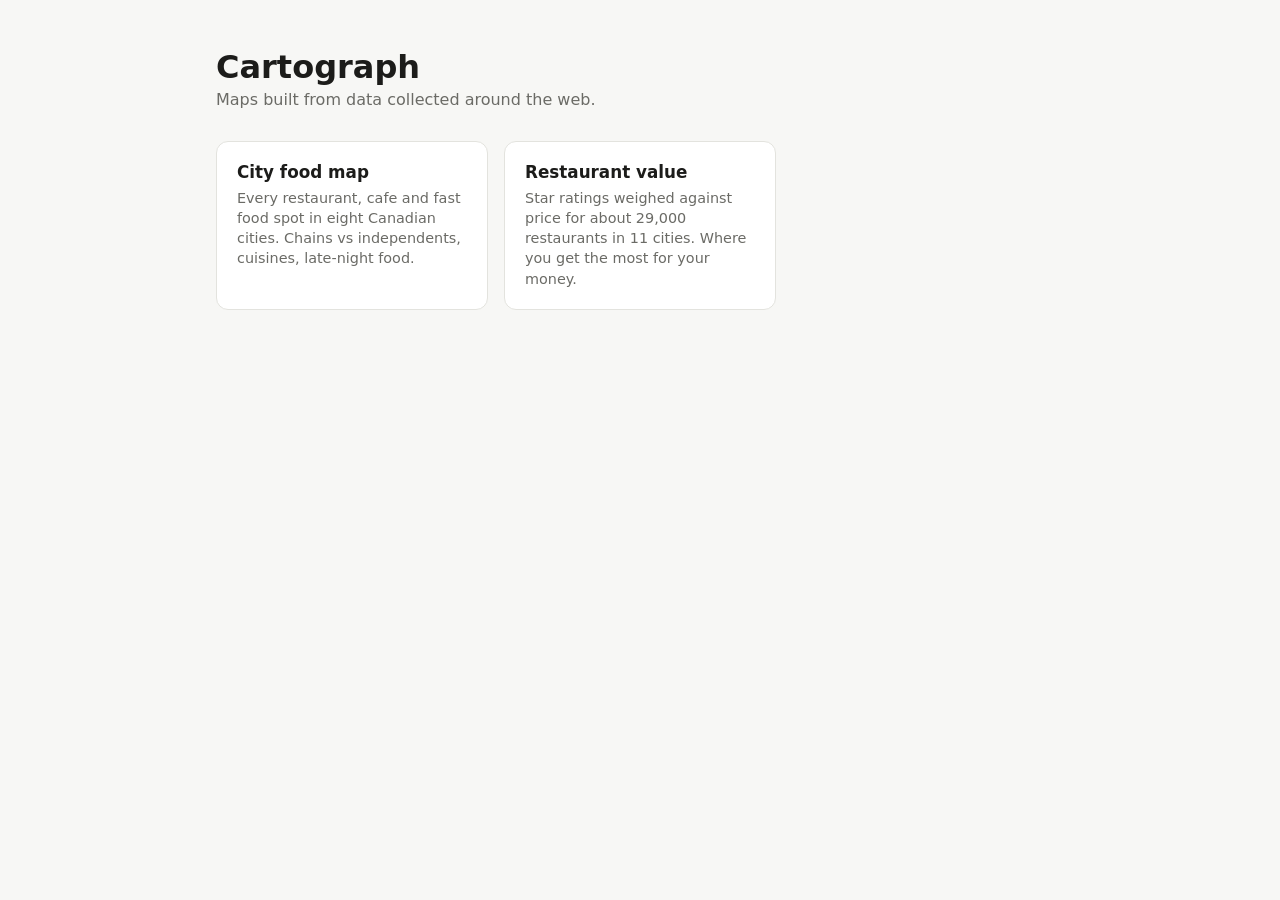
<file: site/index.html>
<!doctype html>
<html lang="en">
<head>
  <meta charset="utf-8">
  <meta name="viewport" content="width=device-width, initial-scale=1">
  <title>Cartograph</title>
  <link rel="stylesheet" href="style.css">
</head>
<body>
  <main class="gallery">
    <h1>Cartograph</h1>
    <p class="lede">Maps built from data collected around the web.</p>
    <div class="cards">
      <a class="card" href="food/">
        <h2>City food map</h2>
        <p>Every restaurant, cafe and fast food spot in eight Canadian cities. Chains vs independents, cuisines, late-night food.</p>
      </a>
      <a class="card" href="restaurants/">
        <h2>Restaurant value</h2>
        <p>Star ratings weighed against price for about 29,000 restaurants in 11 cities. Where you get the most for your money.</p>
      </a>
    </div>
  </main>
</body>
</html>
</file>
<file: site/style.css>
:root {
  --bg: #f7f7f5;
  --panel: #ffffff;
  --text: #1c1c1a;
  --muted: #6b6b66;
  --border: #e3e3de;
  --accent: #21918c;
  --warn-bg: #fff4d6;
  --warn-text: #6b4e00;
  font-family: ui-sans-serif, system-ui, -apple-system, "Segoe UI", Roboto, sans-serif;
}
@media (prefers-color-scheme: dark) {
  :root {
    --bg: #121211;
    --panel: #1c1c1b;
    --text: #ecece8;
    --muted: #9a9a94;
    --border: #2e2e2c;
    --accent: #5ec962;
    --warn-bg: #3a2f10;
    --warn-text: #f3d68a;
  }
}
* { box-sizing: border-box; }
html, body { margin: 0; height: 100%; background: var(--bg); color: var(--text); }
a { color: var(--accent); }

/* Gallery */
.gallery { max-width: 880px; margin: 0 auto; padding: 48px 16px; }
.gallery h1 { font-size: 2rem; margin: 0 0 4px; }
.gallery p.lede { color: var(--muted); margin: 0 0 32px; }
.cards { display: grid; grid-template-columns: repeat(auto-fill, minmax(240px, 1fr)); gap: 16px; }
.card { display: block; padding: 20px; background: var(--panel); border: 1px solid var(--border); border-radius: 12px; text-decoration: none; color: inherit; }
.card:hover { border-color: var(--accent); }
.card h2 { font-size: 1.05rem; margin: 0 0 6px; }
.card p { margin: 0; color: var(--muted); font-size: .9rem; line-height: 1.4; }
.card.soon { opacity: .55; pointer-events: none; }
.tag { font-size: .7rem; font-weight: 600; text-transform: uppercase; letter-spacing: .05em; color: var(--muted);
  border: 1px solid var(--border); border-radius: 999px; padding: 1px 7px; vertical-align: middle; margin-left: 4px; }

/* Map pages */
.map-page { display: flex; height: 100%; }
.sidebar { width: 340px; flex-shrink: 0; overflow-y: auto; background: var(--panel); border-right: 1px solid var(--border); padding: 20px 16px; }
.sidebar h1 { font-size: 1.25rem; margin: 0 0 4px; }
.sidebar .sub { color: var(--muted); font-size: .85rem; margin: 0 0 16px; }
.sidebar h3 { font-size: .8rem; text-transform: uppercase; letter-spacing: .05em; color: var(--muted); margin: 20px 0 8px; }
.banner { background: var(--warn-bg); color: var(--warn-text); padding: 10px 12px; border-radius: 8px; font-size: .85rem; margin-bottom: 12px; }
.controls label { display: flex; align-items: center; gap: 6px; font-size: .9rem; margin: 4px 0; }
.controls .prices { display: flex; gap: 12px; }
.controls input[type=range] { width: 100%; }
.legend-bar { height: 10px; border-radius: 5px; background: linear-gradient(to right, #440154, #3b528b, #21918c, #5ec962, #fde725); }
.legend-labels { display: flex; justify-content: space-between; font-size: .75rem; color: var(--muted); margin-top: 4px; }
ol.top { padding-left: 22px; margin: 0; }
ol.top li { margin: 0 0 8px; font-size: .9rem; cursor: pointer; }
ol.top li .meta { color: var(--muted); font-size: .8rem; }
#map { flex: 1; }
.maplibregl-popup-content { background: var(--panel); color: var(--text); border-radius: 8px; font-size: .85rem; }
.maplibregl-popup-tip { border-top-color: var(--panel) !important; }
.back { font-size: .85rem; text-decoration: none; }

@media (max-width: 720px) {
  .map-page { flex-direction: column-reverse; }
  .sidebar { width: 100%; height: 45%; border-right: 0; border-top: 1px solid var(--border); }
  #map { min-height: 55%; }
}
</file>
